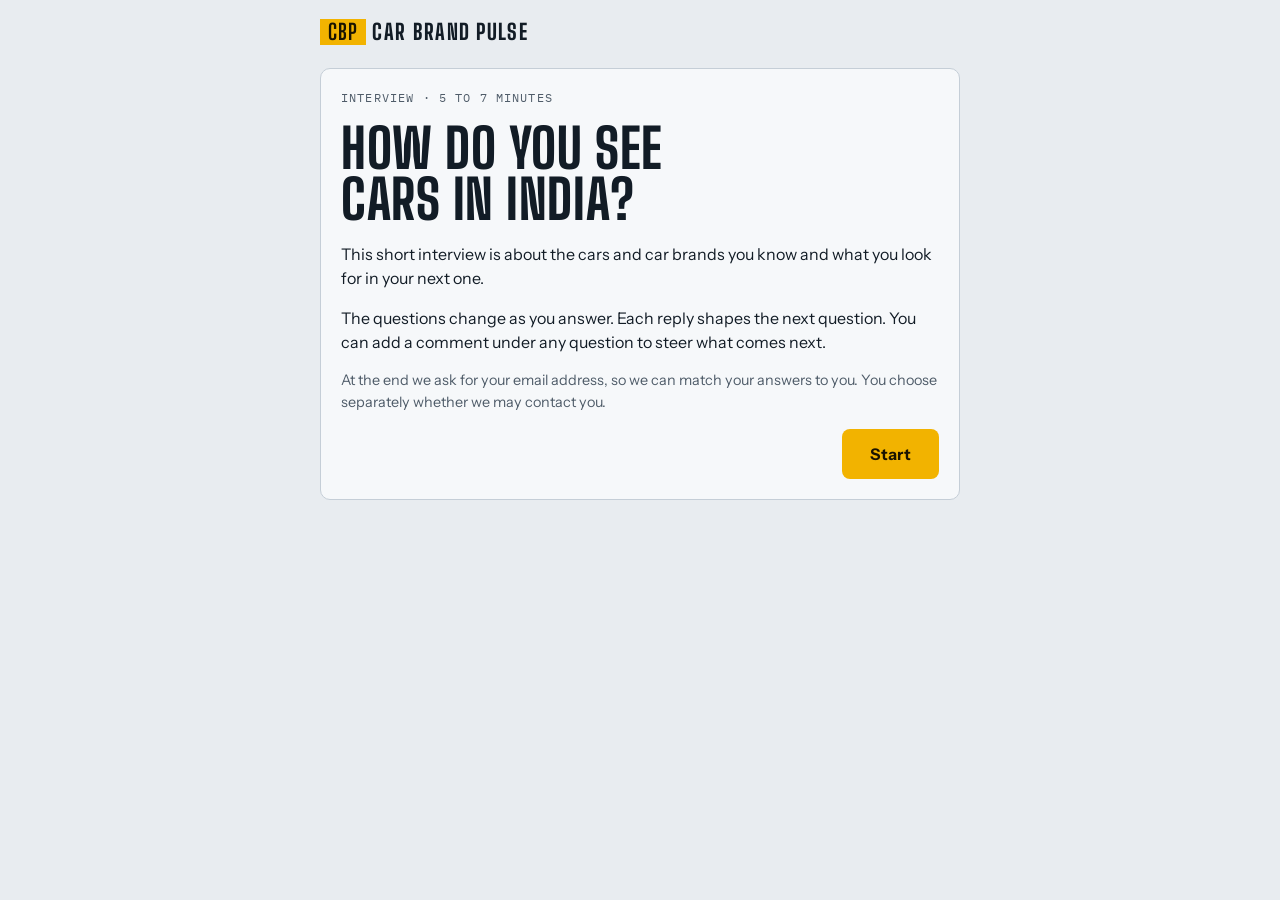
<file: index.html>
<!doctype html>
<html lang="en">
<head>
<meta charset="utf-8">
<meta name="viewport" content="width=device-width,initial-scale=1,viewport-fit=cover">
<title>Car Brand Pulse</title>
<link rel="preconnect" href="https://fonts.googleapis.com">
<link rel="preconnect" href="https://fonts.gstatic.com" crossorigin>
<link rel="stylesheet" href="https://fonts.googleapis.com/css2?family=Big+Shoulders+Display:wght@700;800&family=IBM+Plex+Mono:wght@400;500&family=Instrument+Sans:wght@400;500;600;700&display=swap">
<link rel="stylesheet" href="style.css">
</head>
<body>
<div class="app">
  <header class="top">
    <div class="brand"><b>CBP</b>Car Brand Pulse</div>
  </header>
  <div class="route" id="route" hidden>
    <div class="segs" id="segs"></div>
    <div class="routelabel"><span id="seclabel"></span><span id="countlabel"></span></div>
  </div>
  <main id="view"></main>
  <footer id="foot"></footer>
</div>
<script src="shared.js"></script>
<script src="config.js"></script>
<script src="app.js"></script>
</body>
</html>
</file>
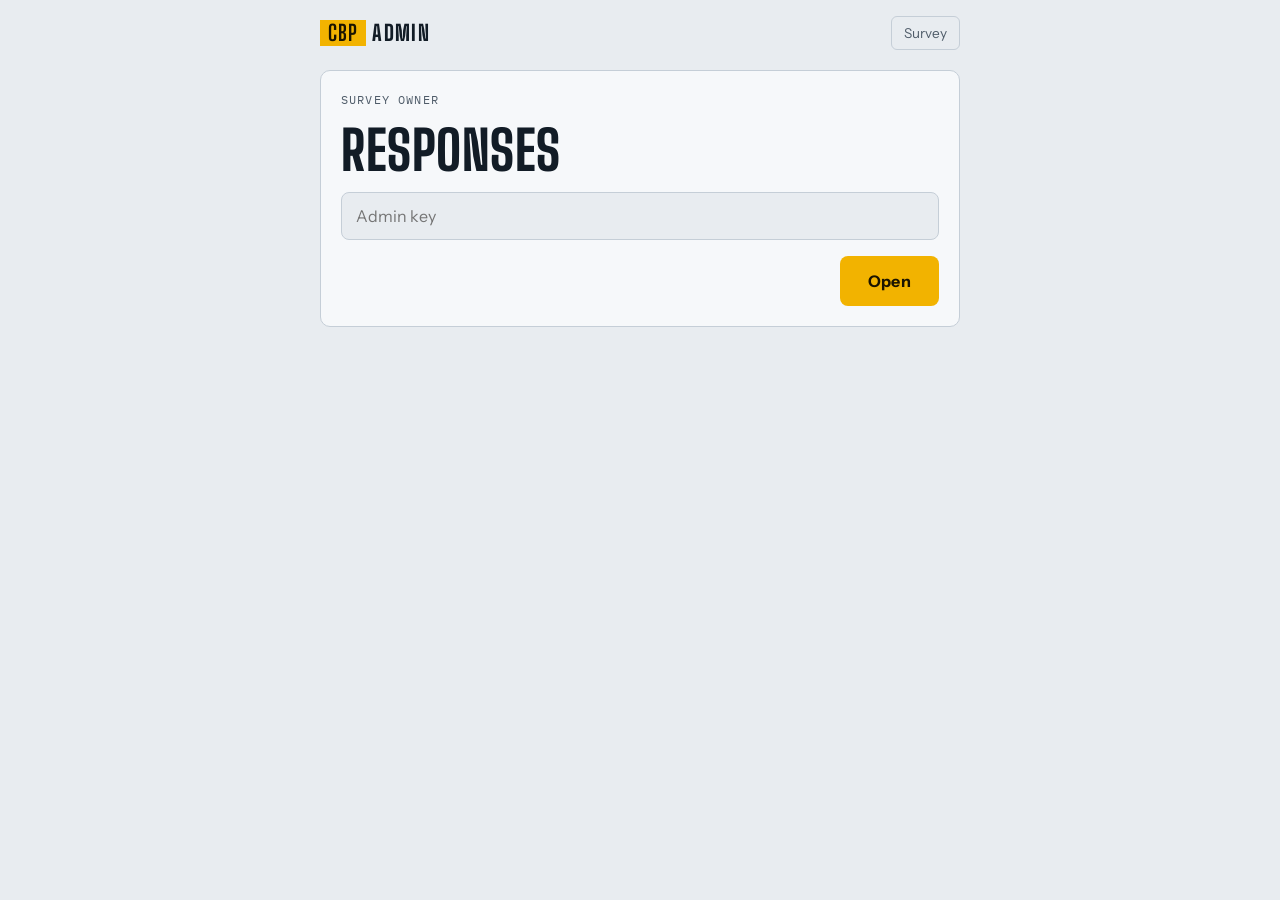
<file: admin.html>
<!doctype html>
<html lang="en">
<head>
<meta charset="utf-8">
<meta name="viewport" content="width=device-width,initial-scale=1,viewport-fit=cover">
<meta name="robots" content="noindex">
<title>Car Brand Pulse Admin</title>
<link rel="stylesheet" href="https://fonts.googleapis.com/css2?family=Big+Shoulders+Display:wght@700;800&family=IBM+Plex+Mono:wght@400;500&family=Instrument+Sans:wght@400;500;600;700&display=swap">
<link rel="stylesheet" href="style.css">
</head>
<body>
<div class="app">
  <header class="top"><div class="brand"><b>CBP</b>Admin</div><a class="ghost" href="./" style="text-decoration:none">Survey</a></header>
  <main id="view"></main>
</div>
<script src="config.js"></script>
<script src="admin.js"></script>
</body>
</html>
</file>
<file: style.css>
/* Layout: one narrow column, like a phone interview. A segmented route bar shows the six topic areas and fills as each is covered. */
:root{
  --bg:#E8ECF0;
  --surface:#F6F8FA;
  --ink:#121C26;
  --muted:#4F5C69;
  --line:#C5CED7;
  --signal:#F2B300;
  --signal-ink:#1B1400;
  --select:#17506E;
  --select-ink:#FFFFFF;
  --err:#B3261E;
  --display:"Big Shoulders Display","Arial Narrow",Impact,sans-serif;
  --body:"Instrument Sans",system-ui,-apple-system,"Segoe UI",sans-serif;
  --mono:"IBM Plex Mono",ui-monospace,Menlo,Consolas,monospace;
  color-scheme:light;
}
@media (prefers-color-scheme: dark){
  :root{
    --bg:#0D141B;--surface:#16212B;--ink:#E7EDF2;--muted:#93A1AF;--line:#2B3A48;
    --signal:#F5BE1E;--signal-ink:#1B1400;--select:#7DBEDF;--select-ink:#08202E;--err:#FF8F86;
    color-scheme:dark;
  }
}
*{box-sizing:border-box}
[hidden]{display:none!important}
html{-webkit-text-size-adjust:100%}
body{margin:0;background:var(--bg);color:var(--ink);font-family:var(--body);font-size:16px;line-height:1.5;padding-inline:16px;padding-block:0}
button,input,textarea{font:inherit;color:inherit}
.app{max-width:640px;margin-inline:auto;padding-block:16px 48px;display:flex;flex-direction:column;gap:20px;min-height:100vh;min-height:100dvh}
header.top{display:flex;align-items:center;justify-content:space-between;gap:12px}
.brand{font-family:var(--display);font-weight:800;font-size:1.35rem;letter-spacing:.06em;text-transform:uppercase}
.brand b{background:var(--signal);color:var(--signal-ink);padding:0 .35em;margin-right:.3em}
.ghost{background:none;border:1px solid var(--line);border-radius:6px;padding:6px 12px;cursor:pointer;font-size:.85rem;color:var(--muted)}
.ghost:hover{color:var(--ink);border-color:var(--muted)}
:focus-visible{outline:3px solid var(--signal);outline-offset:2px}

.route{display:flex;flex-direction:column;gap:6px}
.segs{display:grid;grid-auto-flow:column;grid-auto-columns:1fr;gap:4px}
.seg{height:8px;background:var(--line);position:relative;overflow:hidden;border-radius:2px}
.seg i{position:absolute;inset:0 auto 0 0;background:var(--signal);width:0;transition:width .35s ease}
.seg.cur{outline:2px solid var(--ink);outline-offset:1px}
.routelabel{font-family:var(--mono);font-size:.7rem;letter-spacing:.08em;text-transform:uppercase;color:var(--muted);display:flex;justify-content:space-between;gap:8px}

main{display:flex;flex-direction:column;gap:20px;min-width:0;animation:rise .25s ease}
@keyframes rise{from{transform:translateY(8px)}to{transform:none}}
@media (prefers-reduced-motion: reduce){main{animation:none}.seg i{transition:none}}

.card{background:var(--surface);border:1px solid var(--line);border-radius:10px;padding:20px;display:flex;flex-direction:column;gap:16px;min-width:0}
.kicker{font-family:var(--mono);font-size:.72rem;letter-spacing:.1em;text-transform:uppercase;color:var(--muted);margin:0}
h1{font-family:var(--display);font-weight:800;font-size:clamp(2.4rem,9vw,3.4rem);line-height:.95;letter-spacing:.01em;text-transform:uppercase;margin:0;text-wrap:balance}
h2.q{font-size:1.3rem;line-height:1.3;font-weight:600;margin:0;text-wrap:balance}
p{margin:0}
.lead{color:var(--muted);font-size:.95rem}
.hint{color:var(--muted);font-size:.9rem}
.notice{font-size:.85rem;color:var(--muted);border:1px dashed var(--line);border-radius:8px;padding:8px 12px}

.opts{display:flex;flex-direction:column;gap:8px}
.opt{display:flex;align-items:center;gap:12px;border:1.5px solid var(--line);border-radius:8px;padding:12px 14px;cursor:pointer;background:var(--bg);min-width:0;position:relative}
.opt input{position:absolute;opacity:0;pointer-events:none}
.opt .mark{flex:none;width:18px;height:18px;border:2px solid var(--muted);border-radius:50%}
.multi .opt .mark{border-radius:4px}
.opt .txt{min-width:0;overflow-wrap:anywhere}
.opt:focus-within{outline:3px solid var(--signal);outline-offset:2px}
.opt.on{background:var(--select);color:var(--select-ink);border-color:var(--select)}
.opt.on .mark{border-color:var(--select-ink);background:radial-gradient(circle,var(--select-ink) 0 40%,transparent 45%)}
.multi .opt.on .mark{background:var(--select-ink);box-shadow:inset 0 0 0 3px var(--select)}
.field{width:100%;border:1.5px solid var(--line);border-radius:8px;background:var(--bg);padding:11px 14px;min-width:0}
textarea.field{min-height:96px;resize:vertical}
.field:focus{outline:3px solid var(--signal);outline-offset:1px;border-color:var(--ink)}

.scale{display:grid;grid-template-columns:repeat(5,1fr);gap:8px}
.sc,.cell{border:1.5px solid var(--line);background:var(--bg);border-radius:8px;cursor:pointer;font-family:var(--display);font-weight:800;font-size:1.6rem;padding:10px 0;line-height:1}
.sc.on,.cell.on,.na.on{background:var(--select);color:var(--select-ink);border-color:var(--select)}
.ends{display:flex;justify-content:space-between;gap:12px;font-family:var(--mono);font-size:.68rem;letter-spacing:.04em;text-transform:uppercase;color:var(--muted)}
.ends span{max-width:48%}
.ends span:last-child{text-align:right}
.picked{min-height:1.4em;font-weight:600}
.na{border:1.5px solid var(--line);background:var(--bg);border-radius:8px;padding:10px 14px;cursor:pointer;font-size:.9rem;color:var(--muted)}
.na.on{color:var(--select-ink)}
.grid{display:flex;flex-direction:column;gap:14px}
.grow{display:flex;flex-direction:column;gap:6px;padding-bottom:14px;border-bottom:1px solid var(--line)}
.grow:last-child{border-bottom:0;padding-bottom:0}
.rl{font-weight:600}
.cells{display:grid;grid-template-columns:repeat(5,1fr) 1.4fr;gap:6px}
.cell{font-size:1.2rem;padding:9px 0}
.cell.nacell{font-family:var(--mono);font-size:.7rem;font-weight:500;letter-spacing:.04em}

.link{background:none;border:0;padding:0;color:var(--select);text-decoration:underline;text-underline-offset:3px;cursor:pointer;font-size:.9rem;text-align:left}
.note{display:flex;flex-direction:column;gap:6px}
.note label{font-size:.88rem;color:var(--muted)}
.actions{display:flex;justify-content:flex-end;align-items:center;gap:16px;flex-wrap:wrap}
.primary{background:var(--signal);color:var(--signal-ink);border:0;border-radius:8px;padding:13px 28px;font-weight:700;font-size:1rem;cursor:pointer;letter-spacing:.02em}
.primary:disabled{opacity:.4;cursor:not-allowed}
.primary:not(:disabled):hover{filter:brightness(1.05)}

.skel{display:flex;flex-direction:column;gap:10px}
.skel i{display:block;height:14px;border-radius:4px;background:var(--line);animation:pulse 1.2s ease-in-out infinite}
.skel i:nth-child(2){width:80%}.skel i:nth-child(3){width:55%;height:44px}
@keyframes pulse{50%{opacity:.45}}
@media (prefers-reduced-motion: reduce){.skel i{animation:none}}

.sum{display:flex;flex-direction:column;gap:12px;margin:0;padding:0;list-style:none}
.sum li{display:flex;flex-direction:column;gap:2px;padding-bottom:12px;border-bottom:1px solid var(--line);min-width:0}
.sum li:last-child{border-bottom:0}
.sum .a{font-weight:600;overflow-wrap:anywhere}
.sum .c{font-size:.85rem;color:var(--muted);overflow-wrap:anywhere}
.stats{display:grid;grid-template-columns:repeat(3,1fr);gap:8px}
.stat{border:1px solid var(--line);border-radius:8px;padding:10px 12px}
.stat b{display:block;font-family:var(--display);font-size:2rem;line-height:1;font-variant-numeric:tabular-nums}
details.resp{border:1px solid var(--line);border-radius:8px;padding:10px 12px;background:var(--bg)}
details.resp summary{cursor:pointer;font-size:.9rem;display:flex;gap:8px;justify-content:space-between;flex-wrap:wrap}
details.resp .sum{margin-top:12px}
.insight{white-space:pre-wrap;overflow-wrap:anywhere;font-size:.95rem;line-height:1.55}
footer{font-family:var(--mono);font-size:.68rem;letter-spacing:.06em;color:var(--muted);text-transform:uppercase}

.dbg{border:1px solid var(--line);border-left:4px solid var(--signal);border-radius:8px;padding:12px 14px;background:var(--bg);display:flex;flex-direction:column;gap:8px;margin-block:8px;min-width:0}
.dbgitem{display:flex;flex-direction:column;gap:4px;padding-top:8px;border-top:1px solid var(--line)}
.dbgitem:first-of-type{border-top:0;padding-top:0}
.dbg .a{font-weight:600}
.dbg .c{font-size:.85rem;color:var(--muted);overflow-wrap:anywhere}
.detail{margin:0;padding:8px 10px;border:1px solid var(--line);border-radius:6px;font-family:var(--mono);font-size:.78rem;white-space:pre-wrap;overflow-wrap:anywhere;background:var(--surface)}
.okc{color:var(--select)}
.badc{color:var(--err)}
details.resp.warn{border-left:4px solid var(--signal)}

details.tech{font-size:.85rem;color:var(--muted)}
details.tech summary{cursor:pointer}
details.tech .detail{margin-top:6px}
/* contact step */
.opt.on{border-color:var(--ink)}
</file>
